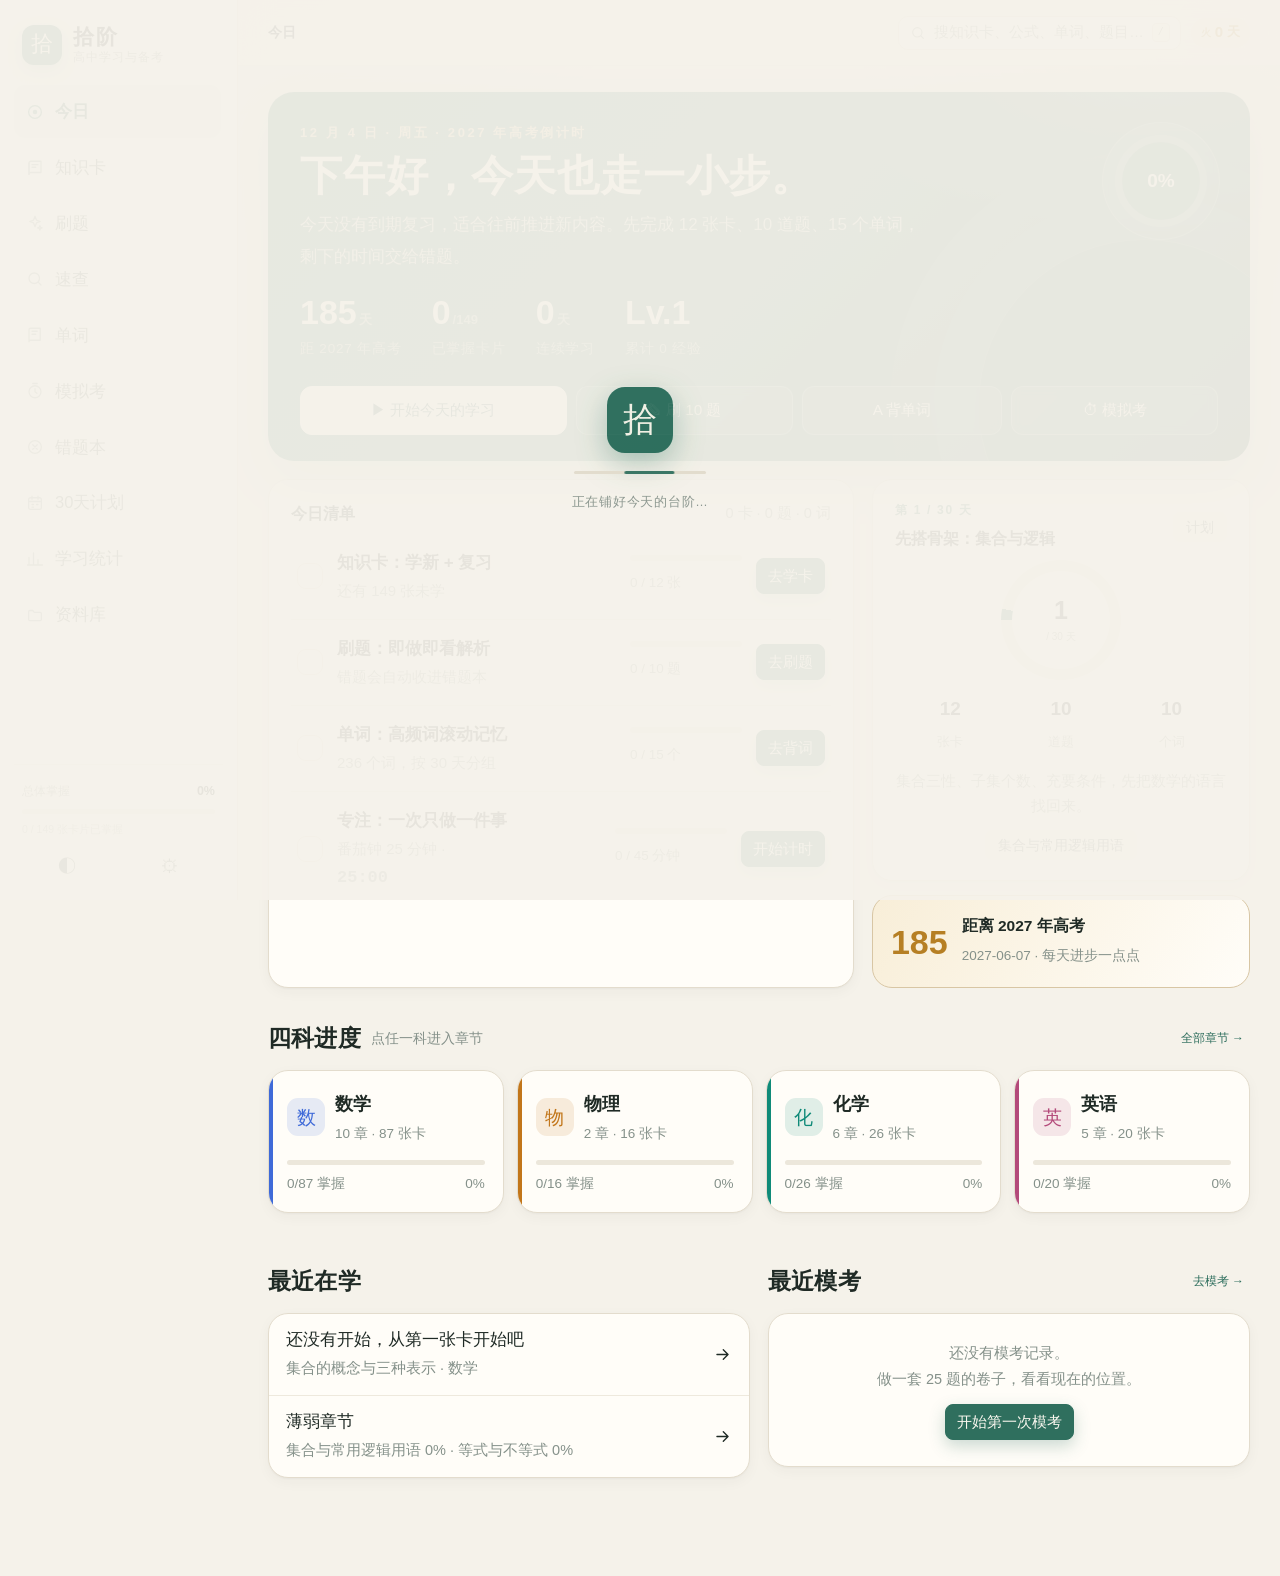
<file: index.html>
<!DOCTYPE html>
<html lang="zh-CN">
<head>
<meta charset="utf-8">
<meta name="viewport" content="width=device-width, initial-scale=1">
<title>拾阶 · 高中学习与备考</title>
<meta http-equiv="refresh" content="0;url=app/">
<style>
  html,body{height:100%}
  body{margin:0;display:grid;place-items:center;background:#f5f2ea;color:#2f6f5e;
    font-family:-apple-system,BlinkMacSystemFont,"PingFang SC","Heiti SC","Microsoft YaHei",sans-serif}
  .box{text-align:center}
  .mark{width:62px;height:62px;border-radius:17px;background:#2f6f5e;color:#fdf8ec;
    display:grid;place-items:center;font-size:32px;font-weight:600;margin:0 auto 15px}
  p{font-size:14px;color:#6f7d75}
  a{color:#2f6f5e}
</style>
</head>
<body>
  <div class="box">
    <div class="mark">拾</div>
    <p>正在进入学习系统…</p>
    <p><a href="app/">如果没有自动跳转，点这里</a></p>
  </div>
</body>
</html>
</file>
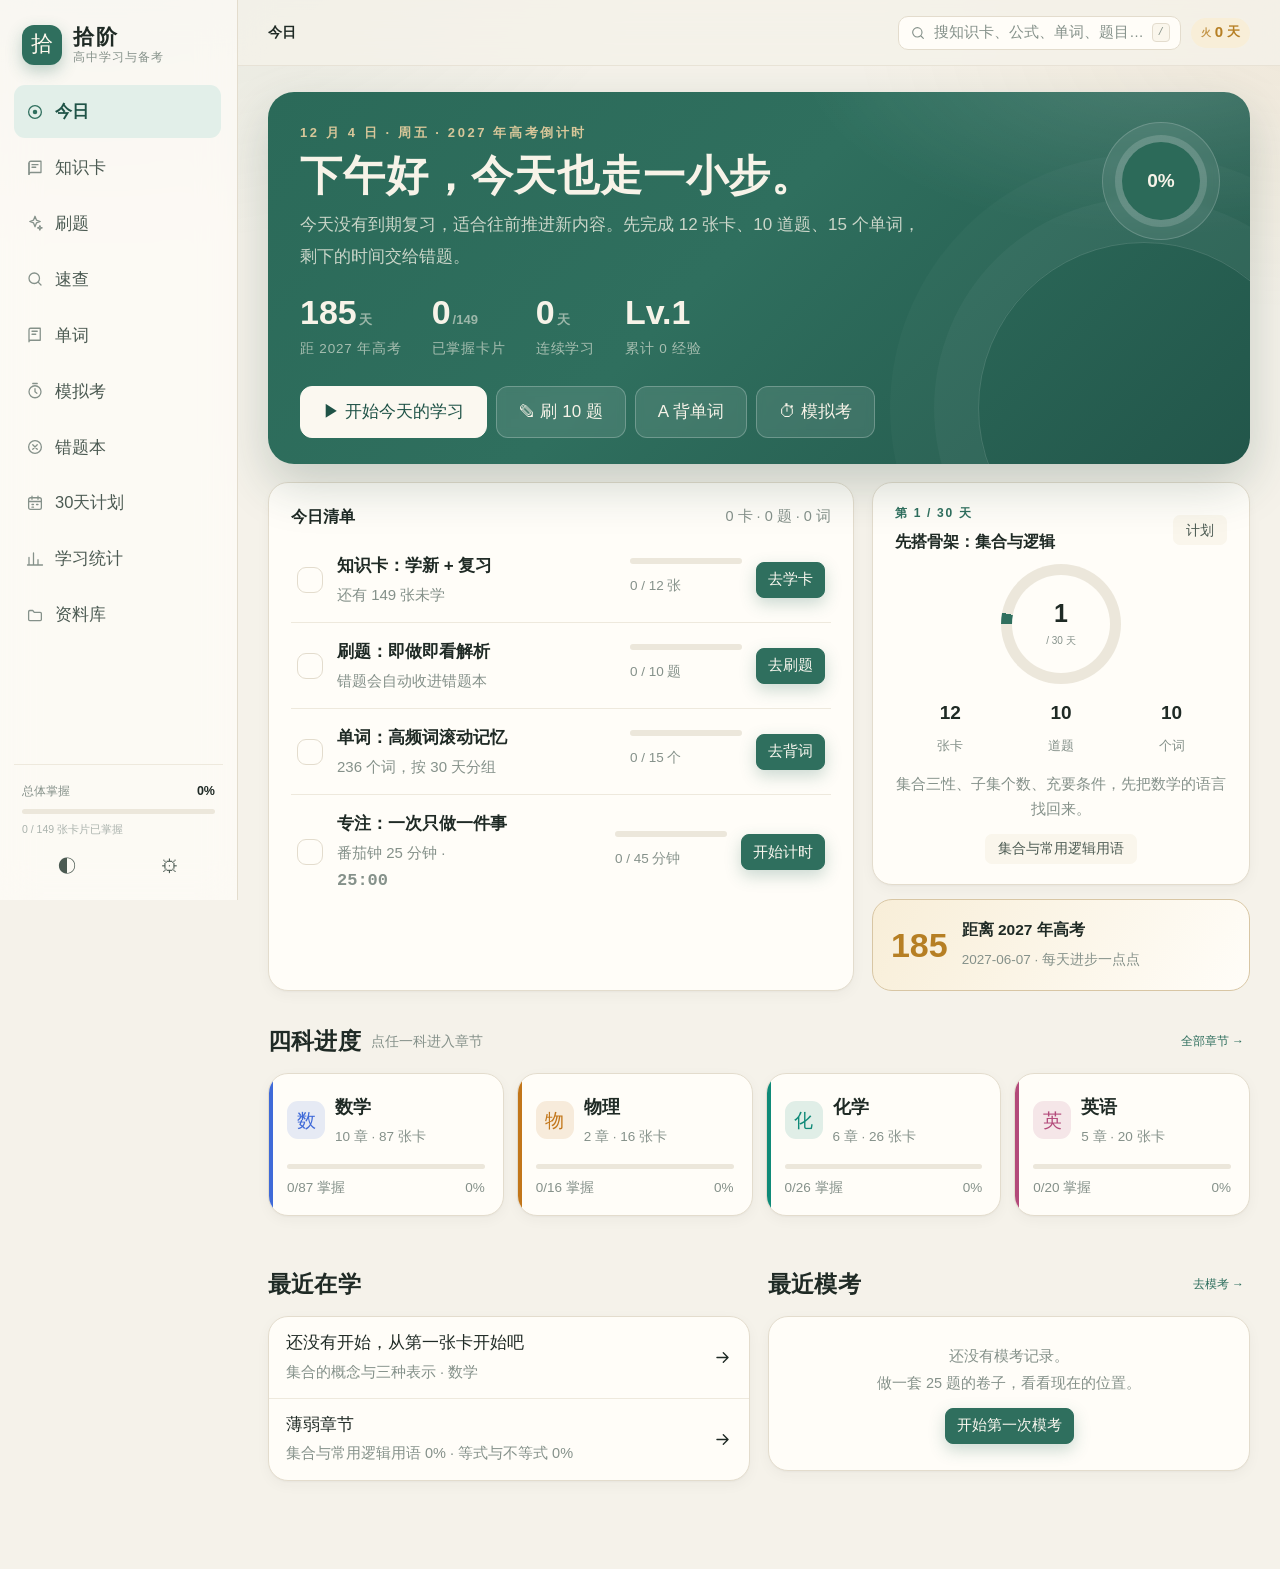
<file: app/index.html>
<!DOCTYPE html>
<html lang="zh-CN">
<head>
<meta charset="utf-8">
<meta name="viewport" content="width=device-width, initial-scale=1, viewport-fit=cover">
<title>拾阶 · 高中学习与备考</title>
<meta name="description" content="基于高中数学背记手册、物理第一章、化学方程式大全、英语高频词汇 30 天资料重构的高中学习与备考系统：知识卡、公式速查、刷题、错题本、模拟考、学习计划，离线可用。">
<meta name="theme-color" content="#2f6f5e">
<meta name="apple-mobile-web-app-capable" content="yes">
<meta name="apple-mobile-web-app-status-bar-style" content="default">
<meta name="apple-mobile-web-app-title" content="拾阶">
<link rel="manifest" href="manifest.webmanifest">
<link rel="apple-touch-icon" href="icon-192.png">
<link rel="icon" href="icon-192.png">
<link rel="stylesheet" href="app.css">
</head>
<body>

<div id="boot" class="boot">
  <div class="boot-mark">拾</div>
  <div class="boot-bar"><i></i></div>
  <p>正在铺好今天的台阶…</p>
</div>

<div id="app" class="app" hidden>
  <aside class="rail" id="rail">
    <div class="brand">
      <div class="brand-mark">拾</div>
      <div class="brand-text">
        <strong>拾阶</strong>
        <span>高中学习与备考</span>
      </div>
    </div>

    <nav class="nav" id="nav"></nav>

    <div class="rail-foot">
      <div class="rail-progress">
        <div class="rp-head"><span>总体掌握</span><b id="railPct">0%</b></div>
        <div class="rp-bar"><i id="railBar"></i></div>
        <div class="rp-sub" id="railSub">0 / 0 张卡片</div>
      </div>
      <div class="rail-actions">
        <button class="icon-btn" data-act="theme" title="切换深浅色">◐</button>
        <button class="icon-btn" data-act="settings" title="设置">⚙</button>
      </div>
    </div>
  </aside>

  <main class="main">
    <header class="topbar">
      <button class="icon-btn only-tablet" id="btnMenu" aria-label="菜单">☰</button>
      <div class="crumbs" id="crumbs"><b>今日</b></div>
      <div class="topbar-right">
        <button class="search-trigger" data-act="search" id="searchTrigger">
          <svg viewBox="0 0 24 24" aria-hidden="true"><circle cx="11" cy="11" r="7"/><path d="M20 20l-3.5-3.5"/></svg>
          <span>搜知识卡、公式、单词、题目…</span>
          <kbd>/</kbd>
        </button>
        <div class="streak-pill" id="streakPill" title="连续学习天数">
          <span class="flame">火</span><b id="streakN">0</b><span>天</span>
        </div>
        <button class="icon-btn only-mobile" data-act="search" aria-label="搜索">
          <svg viewBox="0 0 24 24"><circle cx="11" cy="11" r="7"/><path d="M20 20l-3.5-3.5"/></svg>
        </button>
      </div>
    </header>
    <div class="view" id="view"></div>
  </main>

  <nav class="tabbar" id="tabbar"></nav>
</div>

<div class="sheet" id="moreSheet" hidden>
  <div class="sheet-mask" data-close-sheet></div>
  <div class="sheet-panel">
    <div class="sheet-grip"></div>
    <div class="sheet-head"><b>更多</b><button class="icon-btn" data-close-sheet>×</button></div>
    <div class="sheet-grid" id="moreGrid"></div>
  </div>
</div>

<div class="search-overlay" id="searchOverlay" hidden>
  <div class="search-panel">
    <div class="search-row">
      <svg viewBox="0 0 24 24"><circle cx="11" cy="11" r="7"/><path d="M20 20l-3.5-3.5"/></svg>
      <input id="searchInput" type="search" placeholder="输入关键词，例如：基本不等式、加速度、discovery、钠与水" autocomplete="off" enterkeyhint="search">
      <button id="searchClose">取消</button>
    </div>
    <div class="search-hint" id="searchHint">支持知识卡、公式、化学方程式、单词、题目全文搜索</div>
    <div class="search-results" id="searchResults"></div>
  </div>
</div>

<div class="modal" id="modal" hidden>
  <div class="modal-mask" data-close-modal></div>
  <div class="modal-box" id="modalBox"></div>
</div>

<div class="toast" id="toast"></div>

<script src="data.bundle.js"></script>
<script src="app.js"></script>
</body>
</html>
</file>
<file: app/app.css>
/* ══════════════════════════════════════════════════════════════
   拾阶 · 高中学习与备考
   纯静态、零依赖、离线优先。设计基准：桌面 1280 / 平板 1024 / 手机 390
   ══════════════════════════════════════════════════════════════ */

:root{
  --bg:#f5f2ea;
  --bg-2:#ece7db;
  --surface:#fffdf8;
  --surface-2:#faf6ec;
  --surface-3:#f2ecdf;
  --ink:#1f2a25;
  --ink-2:#4b5a52;
  --ink-3:#85918a;
  --ink-4:#aab3ad;
  --line:#e3dccd;
  --line-2:#eee9dd;
  --brand:#2f6f5e;
  --brand-2:#3d8a73;
  --brand-3:#1f5347;
  --brand-soft:#e2efe9;
  --amber:#b67f24;
  --amber-soft:#f8eed8;
  --red:#b7473f;
  --red-soft:#f9e7e4;
  --green:#2f7d52;
  --green-soft:#e6f3ea;
  --blue:#3f63c8;
  --blue-soft:#e9edfa;
  --shadow-s:0 1px 2px rgba(43,52,46,.04), 0 4px 14px rgba(43,52,46,.04);
  --shadow-m:0 2px 6px rgba(43,52,46,.05), 0 14px 34px rgba(43,52,46,.07);
  --shadow-l:0 24px 70px rgba(28,38,33,.18);
  --r-s:10px; --r-m:14px; --r-l:20px; --r-xl:26px;
  --sans:-apple-system,BlinkMacSystemFont,"PingFang SC","Heiti SC","Hiragino Sans GB","Microsoft YaHei","Noto Sans CJK SC",sans-serif;
  --serif:"PingFang SC","Heiti SC","Hiragino Sans GB","Microsoft YaHei","Noto Sans CJK SC",sans-serif;
  --mono:"PingFang SC","SF Mono",ui-monospace,Menlo,Consolas,monospace;
  --rail:238px;
}

[data-theme="dark"]{
  --bg:#121613;
  --bg-2:#171c18;
  --surface:#1a201c;
  --surface-2:#1e2520;
  --surface-3:#252d27;
  --ink:#e9eee9;
  --ink-2:#b7c2ba;
  --ink-3:#7f8d84;
  --ink-4:#5c6a61;
  --line:#2c352e;
  --line-2:#242c26;
  --brand:#5cb397;
  --brand-2:#77c9ad;
  --brand-3:#8fd9c0;
  --brand-soft:#1d332c;
  --amber:#d8a851;
  --amber-soft:#332b1b;
  --red:#e08078;
  --red-soft:#3a2321;
  --green:#68be8c;
  --green-soft:#1b3326;
  --blue:#8aa4ee;
  --blue-soft:#202a44;
  --shadow-s:0 1px 2px rgba(0,0,0,.2), 0 4px 14px rgba(0,0,0,.18);
  --shadow-m:0 2px 6px rgba(0,0,0,.25), 0 14px 34px rgba(0,0,0,.28);
  --shadow-l:0 24px 70px rgba(0,0,0,.55);
}

*{box-sizing:border-box}
html{-webkit-text-size-adjust:100%}
html,body{margin:0;padding:0}
body{
  font-family:var(--sans);
  color:var(--ink);
  background:var(--bg);
  line-height:1.65;
  font-size:15.5px;
  -webkit-font-smoothing:antialiased;
  text-rendering:optimizeLegibility;
  overflow-x:hidden;
}
body::before{
  content:"";position:fixed;inset:0;z-index:-1;pointer-events:none;
  background:
    radial-gradient(900px 520px at 8% -8%, color-mix(in srgb, var(--brand) 9%, transparent), transparent 62%),
    radial-gradient(760px 460px at 102% 4%, color-mix(in srgb, var(--amber) 8%, transparent), transparent 60%);
}
[data-theme="dark"] body::before{
  background:
    radial-gradient(900px 520px at 8% -8%, rgba(70,160,130,.12), transparent 62%),
    radial-gradient(760px 460px at 102% 4%, rgba(200,150,60,.08), transparent 60%);
}
button,input,textarea,select{font:inherit;color:inherit}
button{cursor:pointer;border:none;background:none}
a{color:var(--brand);text-decoration:none}
a:hover{text-decoration:underline}
svg{width:19px;height:19px;fill:none;stroke:currentColor;stroke-width:1.7;stroke-linecap:round;stroke-linejoin:round;flex:0 0 auto}
::selection{background:color-mix(in srgb, var(--brand) 24%, transparent)}
::-webkit-scrollbar{width:10px;height:10px}
::-webkit-scrollbar-thumb{background:color-mix(in srgb, var(--ink-3) 35%, transparent);border-radius:8px;border:2px solid transparent;background-clip:padding-box}
::-webkit-scrollbar-track{background:transparent}

/* ─────────── 启动 ─────────── */
.boot{
  position:fixed;inset:0;z-index:999;display:grid;place-content:center;justify-items:center;
  background:var(--bg);gap:18px;transition:opacity .45s ease, visibility .45s;
}
.boot.gone{opacity:0;visibility:hidden}
.boot-mark{
  width:66px;height:66px;border-radius:18px;background:var(--brand);color:#fdf8ec;
  display:grid;place-items:center;font-family:var(--serif);font-size:34px;
  box-shadow:0 10px 30px color-mix(in srgb, var(--brand) 35%, transparent);
}
.boot-bar{width:132px;height:3px;border-radius:3px;background:var(--line);overflow:hidden}
.boot-bar i{display:block;height:100%;width:38%;border-radius:3px;background:var(--brand);animation:boot 1.1s ease-in-out infinite}
.boot p{margin:0;font-size:12.5px;color:var(--ink-3);letter-spacing:.06em}
@keyframes boot{0%{transform:translateX(-110%)}100%{transform:translateX(360%)}}

/* ─────────── 布局 ─────────── */
.app{display:flex;min-height:100dvh}
.rail{
  width:var(--rail);flex:0 0 var(--rail);position:sticky;top:0;height:100dvh;
  display:flex;flex-direction:column;padding:20px 14px 16px;
  border-right:1px solid var(--line);background:color-mix(in srgb, var(--surface) 72%, transparent);
  backdrop-filter:blur(18px);z-index:40;
}
.brand{display:flex;align-items:center;gap:11px;padding:4px 8px 20px}
.brand-mark{
  width:40px;height:40px;border-radius:12px;background:var(--brand);color:#fdf8ec;
  display:grid;place-items:center;font-family:var(--serif);font-size:22px;
  box-shadow:0 6px 16px color-mix(in srgb, var(--brand) 30%, transparent);
}
.brand-text{display:flex;flex-direction:column;line-height:1.25;min-width:0}
.brand-text strong{font-family:var(--serif);font-size:19px;letter-spacing:.1em}
.brand-text span{font-size:10.5px;color:var(--ink-3);letter-spacing:.08em;white-space:nowrap}

.nav{display:flex;flex-direction:column;gap:3px;overflow-y:auto;flex:1;padding-right:2px}
.nav::-webkit-scrollbar{width:0}
.nav-item{
  display:flex;align-items:center;gap:11px;padding:10px 11px;border-radius:11px;
  color:var(--ink-2);font-size:13.5px;text-align:left;position:relative;transition:background .16s, color .16s;
}
.nav-item svg{width:18px;height:18px;color:var(--ink-3);transition:color .16s}
.nav-item:hover{background:var(--surface-2);color:var(--ink)}
.nav-item.on{background:var(--brand-soft);color:var(--brand-3);font-weight:600}
.nav-item.on svg{color:var(--brand)}
.nav-item.on::before{content:"";position:absolute;left:-14px;top:9px;bottom:9px;width:3px;border-radius:0 3px 3px 0;background:var(--brand)}
.nav-item .nav-badge{
  margin-left:auto;min-width:18px;height:18px;padding:0 5px;border-radius:9px;background:var(--red);color:#fff;
  font-size:10.5px;font-weight:700;display:none;place-items:center;
}
.nav-item .nav-badge.show{display:grid}
.nav-sep{margin:12px 8px 7px;font-size:10px;letter-spacing:.16em;color:var(--ink-4);text-transform:uppercase}

.rail-foot{margin-top:auto;padding-top:14px;border-top:1px solid var(--line-2)}
.rail-progress{padding:2px 8px 12px}
.rp-head{display:flex;justify-content:space-between;font-size:11.5px;color:var(--ink-3);margin-bottom:6px}
.rp-head b{color:var(--ink);font-size:12.5px}
.rp-bar{height:5px;border-radius:5px;background:var(--bg-2);overflow:hidden}
.rp-bar i{display:block;height:100%;border-radius:5px;background:linear-gradient(90deg,var(--brand),var(--brand-2));transition:width .5s ease}
.rp-sub{margin-top:6px;font-size:10.5px;color:var(--ink-4)}
.rail-actions{display:flex;gap:6px;padding:0 4px}
.rail-actions .icon-btn{flex:1;justify-content:center}

.main{flex:1;min-width:0;display:flex;flex-direction:column}
.topbar{
  position:sticky;top:0;z-index:30;height:66px;flex:0 0 66px;display:flex;align-items:center;gap:14px;
  padding:0 30px;border-bottom:1px solid color-mix(in srgb, var(--line) 70%, transparent);
  background:color-mix(in srgb, var(--bg) 82%, transparent);backdrop-filter:blur(16px);
}
.crumbs{font-size:13px;color:var(--ink-3);display:flex;align-items:center;gap:8px;min-width:0}
.crumbs b{color:var(--ink);font-weight:600;font-size:13.5px}
.crumbs .sep{opacity:.45}
.topbar-right{margin-left:auto;display:flex;align-items:center;gap:10px}
.search-trigger{
  display:flex;align-items:center;gap:8px;height:34px;padding:0 10px 0 11px;min-width:250px;
  border:1px solid var(--line);border-radius:10px;background:var(--surface);color:var(--ink-3);
  font-size:12px;transition:border-color .16s, box-shadow .16s;
}
.search-trigger:hover{border-color:var(--brand);box-shadow:0 0 0 3px var(--brand-soft)}
.search-trigger svg{width:16px;height:16px;color:var(--ink-3)}
.search-trigger span{flex:1;text-align:left;white-space:nowrap;overflow:hidden;text-overflow:ellipsis}
kbd{
  font-family:var(--mono);font-size:10px;padding:1px 5px;border-radius:4px;border:1px solid var(--line);
  background:var(--surface-2);color:var(--ink-3);line-height:1.5;
}
.streak-pill{
  display:flex;align-items:center;gap:4px;height:30px;padding:0 10px;border-radius:15px;
  background:var(--amber-soft);color:var(--amber);font-size:11.5px;font-weight:600;white-space:nowrap;
}
.streak-pill .flame{font-size:10px;opacity:.8}
.streak-pill b{font-size:13px}
.icon-btn{
  width:34px;height:34px;border-radius:9px;display:flex;align-items:center;justify-content:center;
  color:var(--ink-2);border:1px solid transparent;transition:background .15s,border-color .15s;
}
.icon-btn:hover{background:var(--surface-2);border-color:var(--line)}
.view{
  width:100%;max-width:1240px;margin:0 auto;padding:26px 30px 88px;
  animation:enter .32s cubic-bezier(.2,.7,.3,1);
}
@keyframes enter{from{opacity:0;transform:translateY(7px)}to{opacity:1;transform:none}}

.wrap{max-width:1080px;margin:0 auto}
.wrap.wide{max-width:1180px}
.row{display:flex;align-items:center;gap:10px}
.row.wrap{flex-wrap:wrap}
.spacer{flex:1}
.muted{color:var(--ink-3)}
.tiny{font-size:12px}
.small{font-size:12.5px}
.mono{font-family:var(--mono)}
.hide{display:none!important}
.only-mobile,.only-tablet{display:none!important}

/* ─────────── 顶部标题 ─────────── */
.page-head{display:flex;align-items:flex-end;gap:16px;margin:2px 0 20px;flex-wrap:wrap}
.page-head h1{font-family:var(--serif);font-size:28px;font-weight:600;letter-spacing:.02em;margin:0;line-height:1.2}
.page-head p{margin:5px 0 0;font-size:12.5px;color:var(--ink-3);line-height:1.6}
.page-head .spacer{flex:1}
.eyebrow{font-size:10.5px;letter-spacing:.18em;color:var(--brand);font-weight:700;text-transform:uppercase;margin-bottom:5px}

/* ─────────── 卡片与按钮 ─────────── */
.card{
  background:var(--surface);border:1px solid var(--line);border-radius:var(--r-l);
  box-shadow:var(--shadow-s);
}
.card.pad{padding:20px 22px}
.card.hover{transition:transform .18s ease, box-shadow .18s ease, border-color .18s ease}
.card.hover:hover{transform:translateY(-2px);box-shadow:var(--shadow-m);border-color:color-mix(in srgb, var(--brand) 28%, var(--line))}
.btn{
  display:inline-flex;align-items:center;justify-content:center;gap:7px;height:38px;padding:0 16px;
  border-radius:10px;border:1px solid var(--line);background:var(--surface);color:var(--ink);
  font-size:13px;font-weight:500;white-space:nowrap;transition:all .16s ease;
}
.btn:hover{border-color:var(--brand);color:var(--brand-3);background:var(--brand-soft)}
.btn.primary{background:var(--brand);border-color:var(--brand);color:#fbf8f0;box-shadow:0 6px 16px color-mix(in srgb, var(--brand) 25%, transparent)}
.btn.primary:hover{background:var(--brand-2);border-color:var(--brand-2);color:#fff;transform:translateY(-1px)}
.btn.ghost{background:transparent;border-color:transparent;color:var(--ink-2)}
.btn.ghost:hover{background:var(--surface-2);color:var(--ink)}
.btn.danger{background:var(--red-soft);border-color:color-mix(in srgb, var(--red) 35%, transparent);color:var(--red)}
.btn.danger:hover{background:var(--red);color:#fff;border-color:var(--red)}
.btn.solid-white{background:#fbf8f0;border-color:#fbf8f0;color:var(--brand-3)}
.btn.solid-white:hover{background:#fff;color:var(--brand-3)}
.btn.lg{height:46px;padding:0 22px;border-radius:12px;font-size:14px}
.btn.sm{height:30px;padding:0 11px;border-radius:8px;font-size:12px}
.btn:disabled{opacity:.45;cursor:not-allowed;transform:none!important;box-shadow:none}
.chip{
  display:inline-flex;align-items:center;gap:5px;height:25px;padding:0 9px;border-radius:7px;
  background:var(--surface-2);color:var(--ink-2);font-size:11.5px;white-space:nowrap;border:1px solid transparent;
}
.chip.solid{color:#fff;font-weight:600}
.chip.dot::before{content:"";width:6px;height:6px;border-radius:50%;background:currentColor;opacity:.65}
.chip-btn{cursor:pointer;transition:all .14s}
.chip-btn:hover{border-color:var(--line);color:var(--ink)}
.chip-btn.on{background:var(--brand);color:#fff;border-color:var(--brand)}
.chip-btn.on:hover{color:#fff}
.chip.gold{background:var(--amber-soft);color:var(--amber)}
.chip.red{background:var(--red-soft);color:var(--red)}
.chip.green{background:var(--green-soft);color:var(--green)}

/* ─────────── 今日 ─────────── */
.hero{
  position:relative;overflow:hidden;border-radius:var(--r-xl);padding:30px 32px 26px;
  background:
    radial-gradient(620px 300px at 92% -10%, rgba(255,255,255,.16), transparent 60%),
    linear-gradient(135deg,#2b6a59 0%,#2f6f5e 46%,#22564a 100%);
  color:#f7f3e8;box-shadow:0 20px 50px rgba(34,70,59,.22);
}
.hero::after{
  content:"";position:absolute;right:-60px;bottom:-110px;width:330px;height:330px;border-radius:50%;
  border:1px solid rgba(255,255,255,.14);box-shadow:0 0 0 44px rgba(255,255,255,.035),0 0 0 88px rgba(255,255,255,.022);
}
.hero .eyebrow{color:#d8c79a;letter-spacing:.2em}
.hero h1{font-family:var(--serif);font-size:31px;font-weight:600;margin:0 0 7px;letter-spacing:.02em;line-height:1.25}
.hero p{margin:0;max-width:620px;font-size:12.8px;line-height:1.75;color:rgba(247,243,232,.78)}
.hero-stats{display:flex;gap:30px;margin-top:22px;flex-wrap:wrap;position:relative;z-index:1}
.hero-stat b{display:block;font-family:var(--serif);font-size:27px;font-weight:600;line-height:1.1}
.hero-stat b small{font-size:13px;opacity:.55;font-family:var(--sans);margin-left:2px}
.hero-stat span{font-size:10.5px;color:rgba(247,243,232,.6);letter-spacing:.06em}
.hero-cta{display:flex;gap:9px;margin-top:23px;flex-wrap:wrap;position:relative;z-index:1}
.hero-cta .btn{background:rgba(255,255,255,.1);border-color:rgba(255,255,255,.24);color:#f7f3e8;backdrop-filter:blur(4px)}
.hero-cta .btn:hover{background:rgba(255,255,255,.19);color:#fff;border-color:rgba(255,255,255,.4)}
.hero-cta .btn.solid-white{background:#fbf8f0;border-color:#fbf8f0;color:var(--brand-3)}
.hero-cta .btn.solid-white:hover{background:#fff;color:var(--brand-3)}
.hero-side{
  position:absolute;right:30px;top:30px;width:118px;height:118px;border-radius:50%;
  display:grid;place-items:center;z-index:1;background:rgba(255,255,255,.08);backdrop-filter:blur(4px);
  border:1px solid rgba(255,255,255,.18);
}
.ring{--p:0;width:92px;height:92px;border-radius:50%;display:grid;place-items:center;
  background:conic-gradient(from -90deg, #e9d9a8 calc(var(--p)*1%), rgba(255,255,255,.16) 0);position:relative}
.ring::before{content:"";position:absolute;inset:7px;border-radius:50%;background:#2c6a59}
.ring span{position:relative;font-family:var(--serif);font-size:19px;font-weight:600}

.section-head{display:flex;align-items:center;gap:10px;margin:30px 0 12px}
.section-head h2{font-family:var(--serif);font-size:18px;font-weight:600;margin:0;letter-spacing:.01em}
.section-head .hint{font-size:11.5px;color:var(--ink-3)}
.section-head .spacer{flex:1}
.section-head .more{font-size:12px;color:var(--brand);cursor:pointer}

.today-grid{display:grid;grid-template-columns:1.55fr 1fr;gap:18px;margin-top:18px}
.tasks{display:flex;flex-direction:column}
.task{
  display:flex;align-items:center;gap:14px;padding:14px 6px;border-bottom:1px solid var(--line-2);
}
.task:last-child{border-bottom:none}
.task-check{
  width:26px;height:26px;border-radius:9px;border:1.5px solid var(--line);display:grid;place-items:center;
  color:transparent;flex:0 0 26px;transition:all .16s;background:var(--surface);
}
.task.done .task-check{background:var(--green);border-color:var(--green);color:#fff}
.task-main{flex:1;min-width:0}
.task-main b{display:block;font-size:13.5px;font-weight:600}
.task-main span{display:block;font-size:11.5px;color:var(--ink-3);margin-top:1px}
.task-bar{width:112px;flex:0 0 112px}
.task-bar .tb{height:6px;border-radius:6px;background:var(--bg-2);overflow:hidden;margin-bottom:5px}
.task-bar .tb i{display:block;height:100%;border-radius:6px;background:var(--brand);transition:width .45s}
.task-bar span{font-size:10.5px;color:var(--ink-3)}
.task .btn{flex:0 0 auto}

.focus-card{padding:20px 22px}
.focus-ring{width:120px;height:120px;margin:6px auto 12px;border-radius:50%;position:relative;display:grid;place-items:center;
  background:conic-gradient(from -90deg, var(--brand) calc(var(--p)*1%), var(--bg-2) 0)}
.focus-ring::before{content:"";position:absolute;inset:11px;border-radius:50%;background:var(--surface)}
.focus-ring .fr{position:relative;text-align:center;line-height:1.15}
.focus-ring .fr b{display:block;font-family:var(--serif);font-size:25px}
.focus-ring .fr span{font-size:10px;color:var(--ink-3)}
.focus-meta{display:flex;justify-content:space-around;text-align:center;margin-top:8px}
.focus-meta b{display:block;font-size:16px;font-family:var(--serif)}
.focus-meta span{font-size:10.5px;color:var(--ink-3)}

.countdown{
  display:flex;align-items:center;gap:14px;padding:16px 18px;border-radius:var(--r-l);
  background:linear-gradient(120deg,var(--amber-soft),var(--surface));border:1px solid color-mix(in srgb,var(--amber) 24%,var(--line));
}
.countdown .cd-n{font-family:var(--serif);font-size:34px;line-height:1;color:var(--amber);font-weight:600}
.countdown .cd-t b{display:block;font-size:12.5px}
.countdown .cd-t span{font-size:11px;color:var(--ink-3)}

.subject-grid{display:grid;grid-template-columns:repeat(4,1fr);gap:13px}
.subject-card{
  position:relative;overflow:hidden;padding:18px 18px 16px;border-radius:var(--r-l);cursor:pointer;
  background:var(--surface);border:1px solid var(--line);box-shadow:var(--shadow-s);
  transition:transform .18s, box-shadow .18s, border-color .18s;
}
.subject-card:hover{transform:translateY(-3px);box-shadow:var(--shadow-m);border-color:color-mix(in srgb,var(--sc) 40%,var(--line))}
.subject-card::before{content:"";position:absolute;left:0;top:0;bottom:0;width:4px;background:var(--sc)}
.subject-card .sc-top{display:flex;align-items:center;gap:10px}
.subject-card .sc-ico{
  width:38px;height:38px;border-radius:11px;display:grid;place-items:center;font-family:var(--serif);
  font-size:19px;background:color-mix(in srgb,var(--sc) 13%,var(--surface));color:var(--sc);
}
.subject-card h3{margin:0;font-size:14.5px;font-weight:600}
.subject-card .sc-sub{font-size:10.5px;color:var(--ink-3);margin-top:1px}
.subject-card .sc-bar{height:5px;border-radius:5px;background:var(--bg-2);margin:15px 0 7px;overflow:hidden}
.subject-card .sc-bar i{display:block;height:100%;border-radius:5px;background:var(--sc)}
.subject-card .sc-meta{display:flex;justify-content:space-between;font-size:10.5px;color:var(--ink-3)}

.chapter-grid{display:grid;grid-template-columns:repeat(auto-fill,minmax(220px,1fr));gap:13px}
.chapter-card{
  position:relative;padding:17px 18px 15px;border-radius:var(--r-m);background:var(--surface);
  border:1px solid var(--line);box-shadow:var(--shadow-s);cursor:pointer;transition:all .18s;
}
.chapter-card:hover{transform:translateY(-2px);box-shadow:var(--shadow-m);border-color:color-mix(in srgb,var(--cc) 40%,var(--line))}
.chapter-card .cc-top{display:flex;align-items:center;gap:8px;margin-bottom:6px}
.chapter-card .cc-dot{width:8px;height:8px;border-radius:50%;background:var(--cc)}
.chapter-card h3{font-size:13.5px;margin:0;font-weight:600;line-height:1.35}
.chapter-card .cc-desc{font-size:11px;color:var(--ink-3);line-height:1.55;min-height:34px}
.chapter-card .cc-bar{height:4px;border-radius:4px;background:var(--bg-2);margin-top:12px;overflow:hidden}
.chapter-card .cc-bar i{display:block;height:100%;border-radius:4px;background:var(--cc)}
.chapter-card .cc-meta{display:flex;justify-content:space-between;margin-top:7px;font-size:10px;color:var(--ink-3)}

.weak-list{display:flex;flex-direction:column;gap:9px}
.weak-row{display:flex;align-items:center;gap:10px;padding:9px 2px;border-bottom:1px dashed var(--line-2);cursor:pointer}
.weak-row:last-child{border-bottom:none}
.weak-row .wr-name{font-size:12.5px;flex:1;min-width:0;white-space:nowrap;overflow:hidden;text-overflow:ellipsis}
.weak-row .wr-bar{width:90px;height:5px;border-radius:5px;background:var(--bg-2);overflow:hidden;flex:0 0 90px}
.weak-row .wr-bar i{display:block;height:100%;background:var(--red);border-radius:5px}
.weak-row .wr-pct{font-size:11px;color:var(--ink-3);width:36px;text-align:right}

/* ─────────── 学习 / 卡片 ─────────── */
.learn-toolbar{
  display:flex;align-items:center;gap:8px;flex-wrap:wrap;padding:12px 14px;margin-bottom:15px;
  background:var(--surface);border:1px solid var(--line);border-radius:var(--r-m);box-shadow:var(--shadow-s);
}
.learn-toolbar .spacer{flex:1}
.learn-progress{display:flex;align-items:center;gap:8px;min-width:120px}
.lp-track{width:80px;height:5px;border-radius:5px;background:var(--bg-2);overflow:hidden}
.lp-track i{display:block;height:100%;border-radius:5px;background:var(--brand)}
.learn-progress span{font-size:11px;color:var(--ink-3)}

.kp-card{position:relative;padding:26px 30px 24px;overflow:hidden}
.kp-card::before{content:"";position:absolute;left:0;top:0;bottom:0;width:4px;background:var(--cc)}
.kp-top{display:flex;align-items:center;gap:7px;flex-wrap:wrap;margin-bottom:13px}
.kp-topic{font-family:var(--serif);font-size:27px;font-weight:600;line-height:1.35;margin:0 0 16px;letter-spacing:.01em}
.kp-core{
  font-size:15.5px;line-height:1.85;padding:16px 19px;border-radius:var(--r-m);
  background:color-mix(in srgb,var(--cc) 6%,var(--surface-2));
  border-left:3px solid var(--cc);margin-bottom:18px;
}
.kp-detail{font-size:13.5px;line-height:1.95;color:var(--ink-2);margin-bottom:18px}
.kp-sec{margin:19px 0}
.kp-sec-t{font-size:10.5px;letter-spacing:.15em;color:var(--ink-3);font-weight:700;margin-bottom:9px;text-transform:uppercase}
.dots{margin:0;padding-left:20px;font-size:13.2px;line-height:1.9;color:var(--ink-2)}
.dots li{margin:3px 0}
.flash-hint{
  display:flex;align-items:center;justify-content:center;gap:8px;width:100%;margin:0 0 14px;
  padding:12px 16px;border-radius:10px;border:1px dashed color-mix(in srgb,var(--brand) 45%,var(--line));
  background:var(--brand-soft);color:var(--brand-3);font-size:13.5px;font-weight:550;
}
.flash-hint:hover{background:color-mix(in srgb,var(--brand-soft) 70%,var(--surface))}
.math.math-inline{white-space:normal;line-height:inherit;font-size:inherit}
.formula-box{
  border:1px solid var(--line);background:linear-gradient(180deg,var(--surface-2),var(--surface));
  border-radius:var(--r-m);padding:6px 0;overflow-x:auto;
}
.formula-line{
  display:flex;align-items:center;gap:12px;padding:10px 18px;font-family:var(--serif);
  font-size:15.5px;line-height:1.9;border-bottom:1px dashed var(--line-2);min-height:44px;
}
.formula-line:last-child{border-bottom:none}
.formula-line .fl-i{font-family:var(--mono);font-size:9.5px;color:var(--ink-4);width:18px;flex:0 0 18px;text-align:right}
.formula-line .fl-body{flex:1;min-width:0;overflow-x:auto;overflow-y:hidden;padding:2px 0}
.num-list{display:flex;flex-wrap:wrap;gap:8px}
.num-pill{display:flex;align-items:center;gap:9px;padding:7px 11px;border-radius:9px;background:var(--surface-2);border:1px solid var(--line-2);font-size:12px}
.num-pill span{color:var(--ink-3)}
.num-pill b{font-family:var(--serif);font-size:13.5px;color:var(--ink)}
.example{border:1px solid var(--line-2);border-radius:var(--r-m);padding:14px 17px;margin:11px 0;background:var(--surface-2)}
.example .ex-q{font-size:13.2px;line-height:1.8;font-weight:550;margin-bottom:7px}
.example .ex-a{font-size:12.8px;line-height:1.85;color:var(--ink-2);border-top:1px dashed var(--line);padding-top:8px}
.example .ex-a::before{content:"解";display:inline-grid;place-items:center;width:19px;height:19px;border-radius:5px;background:var(--brand-soft);color:var(--brand-3);font-size:10px;font-weight:700;margin-right:7px;vertical-align:1px}
.mnemo{
  display:flex;align-items:flex-start;gap:9px;padding:12px 15px;border-radius:var(--r-m);
  background:var(--amber-soft);color:color-mix(in srgb,var(--amber) 74%,var(--ink));font-size:12.8px;line-height:1.7;
}
.mnemo b{letter-spacing:.1em;font-size:10.5px;white-space:nowrap;margin-top:2px}
.trap-box{
  display:flex;gap:9px;padding:12px 15px;border-radius:var(--r-m);margin-top:11px;
  background:var(--red-soft);color:color-mix(in srgb,var(--red) 78%,var(--ink));font-size:12.8px;line-height:1.75;
}
.trap-box::before{content:"!";flex:0 0 18px;width:18px;height:18px;border-radius:50%;background:var(--red);color:#fff;font-size:11px;font-weight:800;display:grid;place-items:center;margin-top:2px}
.cite{font-size:11px;color:var(--ink-3);margin-top:16px;display:flex;align-items:center;gap:6px;flex-wrap:wrap}
.cite a{color:var(--brand);text-decoration:none;border-bottom:1px dashed color-mix(in srgb,var(--brand) 45%,transparent)}
.note-box{margin-top:16px}
.note-box label{display:block;font-size:10.5px;letter-spacing:.12em;color:var(--ink-3);margin-bottom:6px;font-weight:700}
.note-box textarea{
  width:100%;min-height:64px;resize:vertical;padding:11px 13px;border-radius:10px;border:1px solid var(--line);
  background:var(--surface-2);font-size:12.5px;line-height:1.7;outline:none;transition:border-color .15s;
}
.note-box textarea:focus{border-color:var(--brand);box-shadow:0 0 0 3px var(--brand-soft)}
.rate-bar{display:grid;grid-template-columns:repeat(3,1fr);gap:9px;margin-top:22px}
.rate-btn{
  height:44px;border-radius:11px;border:1px solid var(--line);background:var(--surface-2);
  font-size:13px;font-weight:500;display:flex;align-items:center;justify-content:center;gap:8px;transition:all .15s;
}
.rate-btn kbd{font-size:9.5px}
.rate-btn:hover{border-color:var(--brand);color:var(--brand-3)}
.rate-btn.on{background:var(--brand);border-color:var(--brand);color:#fff}
.rate-btn.on kbd{background:rgba(255,255,255,.16);border-color:transparent;color:#fff}
.rate-btn.forgot.on{background:var(--red);border-color:var(--red)}
.rate-btn.fuzzy.on{background:var(--amber);border-color:var(--amber)}
.learn-nav{display:flex;align-items:center;gap:9px;margin-top:14px}
.learn-nav .spacer{flex:1}
.kp-flash .kp-core,.kp-flash .kp-detail,.kp-flash .kp-sec,.kp-flash .trap-box,.kp-flash .mnemo{filter:blur(7px);user-select:none;transition:filter .2s}
.kp-flash.revealed .kp-core,.kp-flash.revealed .kp-detail,.kp-flash.revealed .kp-sec,.kp-flash.revealed .trap-box,.kp-flash.revealed .mnemo{filter:none}
.flash-cover{
  display:flex;flex-direction:column;align-items:center;justify-content:center;gap:8px;
  padding:34px 20px;border:1px dashed var(--line);border-radius:var(--r-m);background:var(--surface-2);cursor:pointer;
}
.flash-cover b{font-family:var(--serif);font-size:40px;color:var(--brand);line-height:1}
.flash-cover span{font-size:12px;color:var(--ink-3)}

/* ─────────── 速查 ─────────── */
.lookup-tabs{display:flex;gap:4px;padding:4px;background:var(--surface-2);border:1px solid var(--line);border-radius:12px;width:fit-content;margin-bottom:16px;flex-wrap:wrap}
.lookup-tabs button{height:32px;padding:0 15px;border-radius:9px;font-size:12.5px;color:var(--ink-3);transition:all .15s}
.lookup-tabs button.on{background:var(--surface);color:var(--ink);box-shadow:var(--shadow-s);font-weight:600}
.lookup-bar{display:flex;gap:8px;align-items:center;flex-wrap:wrap;margin-bottom:14px}
.lookup-search{display:flex;align-items:center;gap:8px;height:38px;padding:0 12px;border-radius:10px;border:1px solid var(--line);background:var(--surface);flex:1;min-width:200px;max-width:420px}
.lookup-search svg{width:16px;height:16px;color:var(--ink-3)}
.lookup-search input{border:none;outline:none;background:transparent;flex:1;font-size:12.5px;min-width:0}
.formula-grid{display:grid;grid-template-columns:repeat(auto-fill,minmax(310px,1fr));gap:12px}
.f-card{padding:16px 18px 14px;border-radius:var(--r-m);background:var(--surface);border:1px solid var(--line);box-shadow:var(--shadow-s);position:relative}
.f-card .f-head{display:flex;align-items:center;gap:7px;margin-bottom:9px}
.f-card .f-name{font-size:12.5px;font-weight:600;flex:1}
.f-card .f-expr{font-family:var(--serif);font-size:15px;line-height:1.9;overflow-x:auto;padding:4px 0}
.f-card .f-note{font-size:11px;color:var(--ink-3);margin-top:7px;line-height:1.55}
.f-card.masked .f-expr{filter:blur(6px);cursor:pointer}
.f-card.masked.rev .f-expr{filter:none}
.f-copy{position:absolute;right:10px;top:9px;width:26px;height:26px;border-radius:7px;display:grid;place-items:center;color:var(--ink-4);opacity:0;transition:opacity .15s}
.f-card:hover .f-copy{opacity:1}
.f-copy:hover{background:var(--surface-2);color:var(--brand)}
.eq-table{width:100%;border-collapse:collapse;font-size:12.8px}
.eq-table th{text-align:left;font-size:10.5px;letter-spacing:.12em;color:var(--ink-3);padding:11px 14px;border-bottom:1px solid var(--line);font-weight:700;white-space:nowrap}
.eq-table td{padding:12px 14px;border-bottom:1px solid var(--line-2);vertical-align:middle}
.eq-table tr:last-child td{border-bottom:none}
.eq-table tr:hover td{background:var(--surface-2)}
.eq-table .eq-name{font-weight:550;font-size:12.5px}
.eq-table .eq-sec{font-size:10.5px;color:var(--ink-3);margin-top:2px}
.eq-table .eq-formula{font-family:var(--serif);font-size:14px;line-height:1.8;min-width:260px}
.eq-table .eq-note{font-size:11px;color:var(--ink-3);max-width:210px}
.eq-wrap{overflow-x:auto}
.vocab-day-grid{display:grid;grid-template-columns:repeat(auto-fill,minmax(160px,1fr));gap:10px}
.day-card{padding:14px 15px;border-radius:var(--r-m);border:1px solid var(--line);background:var(--surface);cursor:pointer;transition:all .16s;position:relative;overflow:hidden}
.day-card:hover{transform:translateY(-2px);border-color:var(--brand);box-shadow:var(--shadow-m)}
.day-card .dc-n{font-family:var(--serif);font-size:22px;color:var(--brand);line-height:1}
.day-card .dc-t{font-size:11.5px;color:var(--ink-2);margin-top:3px;white-space:nowrap;overflow:hidden;text-overflow:ellipsis}
.day-card .dc-m{font-size:10px;color:var(--ink-3);margin-top:7px;display:flex;justify-content:space-between}
.day-card .dc-bar{height:3px;border-radius:3px;background:var(--bg-2);margin-top:6px;overflow:hidden}
.day-card .dc-bar i{display:block;height:100%;background:var(--brand);border-radius:3px}
.vocab-list{display:grid;grid-template-columns:repeat(auto-fill,minmax(280px,1fr));gap:11px}
.vocab-card{padding:15px 17px;border-radius:var(--r-m);border:1px solid var(--line);background:var(--surface);position:relative;transition:all .15s}
.vocab-card:hover{border-color:color-mix(in srgb,var(--brand) 35%,var(--line));box-shadow:var(--shadow-s)}
.vocab-card .vc-word{font-family:var(--serif);font-size:20px;font-weight:600;letter-spacing:.01em}
.vocab-card .vc-pos{font-size:10px;color:var(--brand);background:var(--brand-soft);padding:1px 6px;border-radius:4px;margin-left:7px;vertical-align:3px;letter-spacing:.05em}
.vocab-card .vc-cn{font-size:12px;color:var(--ink-2);margin-top:3px}
.vocab-card .vc-ex{font-size:11.5px;color:var(--ink-3);line-height:1.65;margin-top:8px;border-top:1px dashed var(--line-2);padding-top:7px}
.vocab-card .vc-rel{font-size:11px;color:var(--ink-3);margin-top:5px}
.vocab-card .vc-rel b{color:var(--ink-2);font-weight:550}
.vc-actions{position:absolute;right:10px;top:10px;display:flex;gap:3px;opacity:0;transition:opacity .15s}
.vocab-card:hover .vc-actions{opacity:1}
.vc-actions button{width:26px;height:26px;border-radius:6px;display:grid;place-items:center;color:var(--ink-4)}
.vc-actions button:hover{background:var(--surface-2);color:var(--brand)}
.vocab-card.known{background:color-mix(in srgb,var(--green-soft) 55%,var(--surface));border-color:color-mix(in srgb,var(--green) 28%,var(--line))}
.vocab-card.known::after{content:"已掌握";position:absolute;right:12px;bottom:10px;font-size:9.5px;color:var(--green);letter-spacing:.08em}
.method-grid{display:grid;grid-template-columns:repeat(auto-fill,minmax(330px,1fr));gap:12px}
.method-card{padding:18px 19px;border-radius:var(--r-m);border:1px solid var(--line);background:var(--surface);box-shadow:var(--shadow-s)}
.method-card .mc-n{font-family:var(--serif);font-size:12px;color:var(--brand);letter-spacing:.1em}
.method-card h3{font-size:14.5px;margin:3px 0 9px;font-weight:600}
.method-card .mc-when{font-size:11.5px;color:var(--ink-2);line-height:1.7;padding:8px 11px;border-radius:8px;background:var(--surface-2);margin-bottom:9px}
.method-card .mc-steps{font-size:11.5px;color:var(--ink-2);line-height:1.8;padding-left:18px;margin:0 0 9px}
.method-card .mc-ex{font-size:12px;line-height:1.8;padding:9px 11px;border-radius:8px;background:var(--brand-soft);color:var(--brand-3)}
.method-card .mc-trap{font-size:11px;color:var(--red);margin-top:8px}

/* ─────────── 刷题 ─────────── */
.setup-card{padding:24px 26px}
.setup-card h2{font-family:var(--serif);font-size:20px;margin:0 0 4px;font-weight:600}
.setup-block{margin-top:22px}
.setup-block .sb-title{font-size:10.5px;letter-spacing:.15em;color:var(--ink-3);font-weight:700;margin-bottom:9px;text-transform:uppercase}
.setup-actions{display:flex;align-items:center;gap:14px;margin-top:26px;flex-wrap:wrap}
.quiz-head{display:flex;align-items:center;gap:9px;flex-wrap:wrap;margin-bottom:14px}
.q-type{font-size:10px;padding:2px 7px;border-radius:5px;background:var(--surface-2);color:var(--ink-3);letter-spacing:.05em;white-space:nowrap}
.q-type.single{background:var(--blue-soft);color:var(--blue)}
.q-type.multi{background:var(--amber-soft);color:var(--amber)}
.q-type.judge{background:var(--green-soft);color:var(--green)}
.q-type.fill{background:var(--brand-soft);color:var(--brand-3)}
.q-progress-track{flex:1;min-width:70px;height:5px;border-radius:5px;background:var(--bg-2);overflow:hidden}
.q-progress-track i{display:block;height:100%;border-radius:5px;background:var(--brand);transition:width .4s}
.q-counter{font-size:11.5px;color:var(--ink-3);white-space:nowrap}
.exam-timer{font-family:var(--mono);font-size:16px;font-weight:700;color:var(--brand-3);background:var(--brand-soft);padding:4px 10px;border-radius:8px;min-width:64px;text-align:center}
.exam-timer.warn{color:var(--red);background:var(--red-soft);animation:pulse 1s ease-in-out infinite}
@keyframes pulse{50%{opacity:.55}}
.q-card{padding:26px 30px}
.q-stem{font-size:16.5px;line-height:1.9;margin-bottom:18px;font-weight:500}
.q-stem .blank{display:inline-block;min-width:82px;border-bottom:1.5px solid var(--brand);height:1.2em;vertical-align:-2px}
.q-opts{display:flex;flex-direction:column;gap:9px}
.blank{display:inline-block;min-width:88px;height:1.05em;border-bottom:2px solid color-mix(in srgb,var(--brand) 65%,var(--line));vertical-align:-2px;margin:0 2px}
.opt{
  display:flex;align-items:flex-start;gap:12px;padding:13px 15px;border-radius:11px;border:1px solid var(--line);
  background:var(--surface);font-size:13.5px;line-height:1.7;cursor:pointer;transition:all .14s;
}
.opt:hover{border-color:var(--brand);background:var(--brand-soft)}
.opt .ok{
  width:23px;height:23px;flex:0 0 23px;border-radius:6px;background:var(--surface-2);color:var(--ink-3);
  display:grid;place-items:center;font-family:var(--mono);font-size:11.5px;font-weight:700;margin-top:1px;
}
.opt.sel{border-color:var(--brand);background:var(--brand-soft)}
.opt.sel .ok{background:var(--brand);color:#fff}
.opt.locked{cursor:default}
.opt.right{border-color:var(--green);background:var(--green-soft)}
.opt.right .ok{background:var(--green);color:#fff}
.opt.wrong{border-color:var(--red);background:var(--red-soft)}
.opt.wrong .ok{background:var(--red);color:#fff}
.opt.locked:hover{background:var(--surface);border-color:var(--line)}
.opt.locked.right:hover{background:var(--green-soft);border-color:var(--green)}
.opt.locked.wrong:hover{background:var(--red-soft);border-color:var(--red)}
.fill-input{
  width:100%;max-width:380px;height:46px;padding:0 14px;border-radius:10px;border:1.5px solid var(--line);
  background:var(--surface-2);font-size:16px;font-family:var(--serif);outline:none;transition:border-color .15s, box-shadow .15s;
}
.fill-input:focus{border-color:var(--brand);box-shadow:0 0 0 3px var(--brand-soft)}
.explain{margin-top:18px;padding:15px 17px;border-radius:var(--r-m);background:var(--surface-2);border:1px solid var(--line-2);font-size:12.8px;line-height:1.9}
.explain .verdict{font-weight:700;margin-bottom:7px;display:flex;align-items:center;gap:8px}
.explain .verdict.ok{color:var(--green)}
.explain .verdict.no{color:var(--red)}
.explain .src{font-size:10.5px;color:var(--ink-3);margin-top:9px;font-family:var(--mono)}
.q-actions{display:flex;align-items:center;gap:9px;margin-top:20px;flex-wrap:wrap}
.q-actions .spacer{flex:1}
.result-score{text-align:center;padding:20px 0 8px}
.result-score .big{font-family:var(--serif);font-size:64px;line-height:1;font-weight:600}
.result-score .big.pass{color:var(--green)}
.result-score .big.fail{color:var(--red)}
.result-score .lbl{font-size:12.5px;color:var(--ink-3);margin-top:9px}
.res-grid{display:grid;grid-template-columns:repeat(4,1fr);gap:10px;margin-top:18px}
.res-item{padding:13px;text-align:center;border-radius:var(--r-m);background:var(--surface-2);border:1px solid var(--line-2)}
.res-item b{display:block;font-family:var(--serif);font-size:23px;line-height:1.2}
.res-item span{font-size:10.5px;color:var(--ink-3)}
.list-item{display:flex;align-items:center;gap:12px;padding:13px 17px;border-bottom:1px solid var(--line-2);cursor:pointer;transition:background .14s}
.list-item:last-child{border-bottom:none}
.list-item:hover{background:var(--surface-2)}
.li-main{flex:1;min-width:0}
.li-main .t{font-size:13px;line-height:1.55;display:-webkit-box;-webkit-line-clamp:2;-webkit-box-orient:vertical;overflow:hidden}
.li-main .s{font-size:10.5px;color:var(--ink-3);margin-top:3px}
.sheet-grid-nums{display:grid;grid-template-columns:repeat(10,1fr);gap:6px}
.sheet-i{aspect-ratio:1;display:grid;place-items:center;border-radius:6px;border:1px solid var(--line);font-size:11px;color:var(--ink-3);cursor:pointer}
.sheet-i.ans{background:var(--brand-soft);border-color:color-mix(in srgb,var(--brand) 40%,var(--line));color:var(--brand-3);font-weight:600}
.sheet-i.cur{outline:2px solid var(--brand);outline-offset:1px}
.sheet-i.flag{position:relative;border-color:var(--amber);color:var(--amber)}
.sheet-i.flag::after{content:"";position:absolute;right:3px;top:3px;width:5px;height:5px;border-radius:50%;background:var(--amber)}

/* ─────────── 错题 / 统计 / 计划 ─────────── */
.wrong-item{display:flex;gap:13px;padding:16px 18px;border-bottom:1px solid var(--line-2)}
.wrong-item:last-child{border-bottom:none}
.wrong-no{width:27px;height:27px;flex:0 0 27px;border-radius:8px;display:grid;place-items:center;font-size:11px;font-weight:700;background:var(--red-soft);color:var(--red)}
.wrong-body{flex:1;min-width:0}
.wrong-body .q{font-size:13.2px;line-height:1.75}
.wrong-body .a{font-size:11.5px;color:var(--ink-3);margin-top:5px}
.wrong-actions{display:flex;gap:5px;align-items:flex-start}

.heatmap{display:grid;grid-template-columns:repeat(14,18px);gap:4px;margin-top:6px;justify-content:start}
.hm-wrap{display:flex;align-items:center;gap:44px;flex-wrap:wrap}
.hm-side{display:flex;gap:30px;padding-left:8px;border-left:1px solid var(--line-2)}
.hm-side b{display:block;font-family:var(--serif);font-size:24px;line-height:1.2}
.hm-side span{font-size:11.5px;color:var(--ink-3)}
.hm-cell{width:18px;height:18px;border-radius:3px;background:var(--bg-2);min-width:0}
.hm-cell.l1{background:color-mix(in srgb,var(--brand) 22%,var(--bg-2))}
.hm-cell.l2{background:color-mix(in srgb,var(--brand) 42%,var(--bg-2))}
.hm-cell.l3{background:color-mix(in srgb,var(--brand) 66%,var(--bg-2))}
.hm-cell.l4{background:var(--brand)}
.hm-legend{display:flex;align-items:center;gap:4px;justify-content:flex-end;font-size:10px;color:var(--ink-4);margin-top:8px}
.hm-legend i{width:10px;height:10px;border-radius:2px;display:inline-block}
.stats-grid{display:grid;grid-template-columns:repeat(4,1fr);gap:12px}
.stat-card{padding:16px 18px;border-radius:var(--r-m);background:var(--surface);border:1px solid var(--line);box-shadow:var(--shadow-s)}
.stat-card .k{font-size:10.5px;color:var(--ink-3);letter-spacing:.08em}
.stat-card .v{font-family:var(--serif);font-size:28px;line-height:1.2;margin-top:5px}
.stat-card .v small{font-size:12px;color:var(--ink-3);font-family:var(--sans)}
.stat-card .s{font-size:10.5px;color:var(--ink-4);margin-top:3px}

.plan-list{display:flex;flex-direction:column}
.plan-row{display:flex;gap:14px;padding:16px 18px;border-bottom:1px solid var(--line-2);align-items:flex-start}
.plan-row:last-child{border-bottom:none}
.plan-row.cur{background:var(--brand-soft)}
.plan-row.done .pr-title{text-decoration:line-through;color:var(--ink-3)}
.plan-idx{width:38px;height:38px;flex:0 0 38px;border-radius:11px;background:var(--surface-2);display:grid;place-items:center;font-family:var(--serif);font-size:15px;color:var(--ink-2)}
.plan-row.cur .plan-idx{background:var(--brand);color:#fff}
.plan-row.done .plan-idx{background:var(--green);color:#fff}
.plan-body{flex:1;min-width:0}
.pr-title{font-size:13.5px;font-weight:600}
.pr-note{font-size:11.5px;color:var(--ink-3);line-height:1.6;margin-top:2px}
.pr-tags{display:flex;gap:5px;flex-wrap:wrap;margin-top:7px}
.plan-check{width:28px;height:28px;flex:0 0 28px;border-radius:8px;border:1.5px solid var(--line);display:grid;place-items:center;color:transparent;cursor:pointer}
.plan-row.done .plan-check{background:var(--green);border-color:var(--green);color:#fff}

/* ─────────── 资料库 / 设置 ─────────── */
.source-grid{display:grid;grid-template-columns:repeat(auto-fill,minmax(300px,1fr));gap:13px}
.source-card{padding:18px 19px;border-radius:var(--r-m);background:var(--surface);border:1px solid var(--line);box-shadow:var(--shadow-s);display:flex;flex-direction:column}
.source-card .src-top{display:flex;align-items:flex-start;gap:11px}
.source-card .src-ico{width:38px;height:38px;border-radius:9px;background:var(--red-soft);color:var(--red);display:grid;place-items:center;font-family:var(--mono);font-size:10px;font-weight:700;flex:0 0 38px}
.source-card h3{font-size:13.5px;margin:0;line-height:1.45;font-weight:600}
.source-card .src-sub{font-size:10.5px;color:var(--ink-3);margin-top:2px}
.source-card p{font-size:11.5px;color:var(--ink-2);line-height:1.75;margin:11px 0 14px;flex:1}
.source-card .src-foot{display:flex;align-items:center;gap:8px;font-size:10.5px;color:var(--ink-3)}
.source-card .src-foot .btn{margin-left:auto}
.settings-group{margin-bottom:18px}
.settings-row{display:flex;align-items:center;gap:12px;padding:14px 2px;border-bottom:1px solid var(--line-2)}
.settings-row:last-child{border-bottom:none}
.settings-row .sr-main{flex:1}
.settings-row .sr-main b{display:block;font-size:13px;font-weight:550}
.settings-row .sr-main span{display:block;font-size:11px;color:var(--ink-3);margin-top:2px}
.settings-row input[type=date],.settings-row input[type=number],.settings-row input[type=text]{
  height:34px;padding:0 10px;border-radius:8px;border:1px solid var(--line);background:var(--surface-2);font-size:12.5px;outline:none;
}
.seg{display:flex;gap:3px;padding:3px;background:var(--surface-2);border:1px solid var(--line);border-radius:9px}
.seg button{height:27px;padding:0 11px;border-radius:6px;font-size:11.5px;color:var(--ink-3)}
.seg button.on{background:var(--surface);color:var(--ink);font-weight:600;box-shadow:var(--shadow-s)}

/* ─────────── 空状态 / 进度 / 提示 ─────────── */
.empty{padding:60px 20px;text-align:center;border:1px dashed var(--line);border-radius:var(--r-l);background:var(--surface-2)}
.empty .ico{width:54px;height:54px;border-radius:16px;background:var(--brand-soft);color:var(--brand);display:grid;place-items:center;margin:0 auto 13px;font-family:var(--serif);font-size:23px}
.empty h3{font-size:15px;margin:0 0 5px;font-family:var(--serif)}
.empty p{font-size:12px;color:var(--ink-3);margin:0}
.bar{height:6px;border-radius:6px;background:var(--bg-2);overflow:hidden}
.bar i{display:block;height:100%;border-radius:6px;background:var(--brand);transition:width .45s}
.progress-tag{font-size:10.5px;color:var(--ink-3);white-space:nowrap}

/* ─────────── 底部标签栏 ─────────── */
.tabbar{display:none}
.sheet{position:fixed;inset:0;z-index:80;display:flex;align-items:flex-end;justify-content:center}
.sheet[hidden]{display:none}
.sheet-mask{position:absolute;inset:0;background:rgba(16,24,20,.42);backdrop-filter:blur(3px)}
.sheet-panel{
  position:relative;width:100%;max-width:530px;background:var(--surface);border-radius:22px 22px 0 0;
  padding:8px 20px calc(24px + env(safe-area-inset-bottom));box-shadow:var(--shadow-l);
  animation:sheetUp .28s cubic-bezier(.2,.8,.3,1);
}
@keyframes sheetUp{from{transform:translateY(100%)}to{transform:none}}
.sheet-grip{width:38px;height:4px;border-radius:4px;background:var(--line);margin:4px auto 12px}
.sheet-head{display:flex;align-items:center;justify-content:space-between;margin-bottom:12px}
.sheet-head b{font-family:var(--serif);font-size:17px}
.sheet-grid{display:grid;grid-template-columns:repeat(4,1fr);gap:9px}
.sheet-grid button{display:flex;flex-direction:column;align-items:center;gap:7px;padding:14px 4px;border-radius:13px;background:var(--surface-2);font-size:10.5px;color:var(--ink-2)}
.sheet-grid button svg{width:21px;height:21px;color:var(--brand)}

/* ─────────── 搜索 ─────────── */
.search-overlay{position:fixed;inset:0;z-index:90;display:flex;justify-content:center;align-items:flex-start;padding:8vh 18px 18px;background:rgba(16,24,20,.38);backdrop-filter:blur(4px)}
.search-overlay[hidden]{display:none}
.search-panel{
  width:100%;max-width:680px;max-height:78vh;background:var(--surface);border-radius:18px;box-shadow:var(--shadow-l);
  border:1px solid var(--line);display:flex;flex-direction:column;overflow:hidden;animation:pop .2s ease;
}
@keyframes pop{from{opacity:0;transform:translateY(-8px) scale(.99)}to{opacity:1;transform:none}}
.search-row{display:flex;align-items:center;gap:10px;padding:14px 17px;border-bottom:1px solid var(--line-2)}
.search-row svg{color:var(--ink-3)}
.search-row input{flex:1;border:none;outline:none;background:transparent;font-size:15px;min-width:0}
.search-row button{font-size:12px;color:var(--ink-3);padding:4px 8px;border-radius:6px}
.search-row button:hover{background:var(--surface-2);color:var(--ink)}
.search-hint{padding:11px 18px;font-size:10.5px;color:var(--ink-4);border-bottom:1px solid var(--line-2)}
.search-results{overflow-y:auto;padding:7px 8px 12px}
.sr-group{padding:9px 10px 4px;font-size:9.5px;letter-spacing:.15em;color:var(--ink-4);font-weight:700}
.sr-item{display:flex;align-items:flex-start;gap:10px;padding:10px 11px;border-radius:9px;cursor:pointer}
.sr-item:hover,.sr-item.on{background:var(--surface-2)}
.sr-item .sr-ico{width:25px;height:25px;flex:0 0 25px;border-radius:7px;display:grid;place-items:center;font-size:10px;background:var(--surface-2);color:var(--ink-3);font-family:var(--serif)}
.sr-item .sr-main{flex:1;min-width:0}
.sr-item .sr-t{font-size:12.5px;line-height:1.5;white-space:nowrap;overflow:hidden;text-overflow:ellipsis}
.sr-item .sr-s{font-size:10.5px;color:var(--ink-3);margin-top:2px;white-space:nowrap;overflow:hidden;text-overflow:ellipsis}
.search-empty{padding:38px 20px;text-align:center;font-size:12px;color:var(--ink-3)}

/* ─────────── 弹层 / Toast ─────────── */
.modal{position:fixed;inset:0;z-index:100;display:grid;place-items:center;padding:20px}
.modal[hidden]{display:none}
.modal-mask{position:absolute;inset:0;background:rgba(16,24,20,.46);backdrop-filter:blur(3px)}
.modal-box{
  position:relative;width:100%;max-width:560px;max-height:86vh;overflow-y:auto;background:var(--surface);
  border-radius:20px;padding:24px 26px;box-shadow:var(--shadow-l);border:1px solid var(--line);
  animation:pop .22s ease;
}
.modal-box h2{font-family:var(--serif);font-size:19px;margin:0 0 14px;font-weight:600}
.toast{
  position:fixed;left:50%;bottom:34px;transform:translate(-50%,16px);z-index:120;padding:10px 18px;border-radius:11px;
  background:var(--ink);color:var(--bg);font-size:12.5px;opacity:0;pointer-events:none;transition:all .25s;box-shadow:var(--shadow-m);
}
.toast.show{opacity:1;transform:translate(-50%,0)}

/* ─────────── 数学排版 ─────────── */
.math{font-family:var(--serif);font-size:1.04em;white-space:nowrap}
.math .mfrac{display:inline-flex;flex-direction:column;vertical-align:middle;text-align:center;margin:0 .16em;line-height:1.18;transform:translateY(-.06em)}
.math .mfrac .mnum{border-bottom:1px solid currentColor;padding:0 .2em}
.math .mfrac .mden{padding:0 .2em}
.math .msqrt{display:inline-flex;align-items:flex-start;margin:0 .1em}
.math .msqrt .mrad{border-top:1px solid currentColor;padding:.1em .18em 0 .1em;margin-left:-.02em;margin-top:.12em}
.math sup,.math sub{font-size:.68em;line-height:0}
.math .vec{position:relative;display:inline-block;padding-top:.1em}
.math .vec::before{content:"→";position:absolute;top:-.62em;left:50%;transform:translateX(-50%);font-size:.62em;line-height:1}
.math .rxn{display:inline-flex;flex-direction:column;align-items:center;vertical-align:middle;margin:0 .22em;line-height:1}
.math .rxn .cond{font-size:.58em;color:var(--ink-3);margin-bottom:.12em;font-family:var(--sans);white-space:nowrap}
.math .rxn .arrow{font-size:1.1em;line-height:.8}
.formula-line .math,.f-card .f-expr .math,.eq-formula .math{white-space:nowrap}
.prose .math{white-space:normal}
.math .mtext{font-family:var(--sans);font-size:.9em}

/* ─────────── 可读性：黑体 + 更大字号 ─────────── */
.eyebrow{font-size:12px;letter-spacing:.14em}
.hero h1{font-size:34px}
.hero p{font-size:14.5px;line-height:1.8}
.hero .eyebrow{font-size:12.5px}
.hero-stat b{font-size:30px}
.hero-stat span{font-size:12px}
.hero-cta .btn{font-size:14px}
.page-head h1{font-size:32px}
.page-head p{font-size:14px;line-height:1.75}
.section-head h2{font-size:20px}
.section-head .hint{font-size:12.5px}
.nav-item{font-size:15px;padding:11px 12px}
.brand-text strong{font-size:20px}
.brand-text span{font-size:11.5px}
.topbar .search-trigger{font-size:13px}
.streak-pill{font-size:12.5px}
.streak-pill b{font-size:14px}
.tiny{font-size:13px}
.small{font-size:13.5px}
.chip{font-size:12.5px;height:27px;padding:0 10px}
.btn{font-size:14px;height:40px}
.btn.sm{font-size:13px;height:32px}
.btn.lg{font-size:15px;height:48px}
.task-main b{font-size:15px}
.task-main span{font-size:13px}
.task-bar span{font-size:12px}
.task .btn{font-size:13px}
.countdown .cd-t b{font-size:14px}
.countdown .cd-t span{font-size:12.5px}
.focus-card .eyebrow{font-size:12px}
.focus-meta b{font-size:18px}
.focus-meta span{font-size:12px}
.subject-card h3{font-size:16px}
.subject-card .sc-sub{font-size:12px}
.subject-card .sc-meta{font-size:12px}
.chapter-card h3{font-size:15px}
.chapter-card .cc-desc{font-size:12.5px;min-height:38px}
.chapter-card .cc-meta{font-size:11.5px}
.kp-topic{font-size:30px}
.kp-core{font-size:17.5px;line-height:1.85}
.kp-detail{font-size:15px;line-height:1.95}
.kp-sec-t{font-size:11.5px}
.dots{font-size:14.5px;line-height:1.9}
.formula-line{font-size:17px;min-height:48px}
.example .ex-q{font-size:14.5px}
.example .ex-a{font-size:14px;line-height:1.9}
.mnemo,.trap-box{font-size:14px;line-height:1.8}
.cite{font-size:12px}
.note-box label{font-size:11.5px}
.note-box textarea{font-size:13.5px}
.rate-btn{font-size:14px;height:47px}
.learn-toolbar .chip{font-size:12px}
.f-card .f-name{font-size:14px}
.f-card .f-expr{font-size:17px}
.f-card .f-note{font-size:12.5px}
.eq-table{font-size:14px}
.eq-table th{font-size:11.5px}
.eq-table .eq-name{font-size:14px}
.eq-table .eq-formula{font-size:16px}
.eq-table .eq-note{font-size:12px}
.vocab-card .vc-word{font-size:23px}
.vocab-card .vc-cn{font-size:13.5px}
.vocab-card .vc-ex{font-size:13px;line-height:1.7}
.vocab-card .vc-rel{font-size:12.5px}
.day-card .dc-t{font-size:12.5px}
.day-card .dc-m{font-size:11.5px}
.method-card h3{font-size:16px}
.method-card .mc-when{font-size:13px}
.method-card .mc-steps{font-size:13px}
.method-card .mc-ex{font-size:13.5px}
.method-card .mc-trap{font-size:12.5px}
.q-stem{font-size:18.5px;line-height:1.9}
.opt{font-size:15px;line-height:1.75;padding:14px 16px}
.opt .ok{width:26px;height:26px;flex-basis:26px;font-size:12.5px}
.explain{font-size:14px;line-height:1.9}
.fill-input{font-size:17px;height:50px}
.result-score .big{font-size:72px}
.result-score .lbl{font-size:14px}
.res-item b{font-size:26px}
.res-item span{font-size:12px}
.list-item .li-main .t{font-size:14.5px}
.list-item .li-main .s{font-size:12px}
.setup-card h2{font-size:22px}
.setup-block .sb-title{font-size:11.5px}
.method-card .mc-n{font-size:12.5px}
.source-card h3{font-size:15px}
.source-card .src-sub{font-size:12px}
.source-card p{font-size:13px;line-height:1.8}
.source-card .src-foot{font-size:12px}
.stat-card .k{font-size:12px}
.stat-card .s{font-size:12px}
.plan-row .pr-title{font-size:15px}
.plan-row .pr-note{font-size:13px;line-height:1.65}
.plan-row .chip{font-size:11.5px}
.settings-row .sr-main b{font-size:14.5px}
.settings-row .sr-main span{font-size:12.5px}
.modal-box h2{font-size:21px}
.toast{font-size:13.5px}
.sr-item .sr-t{font-size:14px}
.sr-item .sr-s{font-size:12px}
.search-row input{font-size:16px}
.search-hint{font-size:12px}
.empty h3{font-size:17px}
.empty p{font-size:13px}
.math{font-size:1.02em}

@media (max-width:860px){
  body{font-size:15px}
  .page-head h1{font-size:27px}
  .page-head p{font-size:13.5px}
  .hero h1{font-size:27px}
  .hero p{font-size:13.5px}
  .hero-stat b{font-size:25px}
  .hero-stat span{font-size:11.5px}
  .hero .eyebrow{font-size:11.5px}
  .hero-cta .btn{font-size:13.5px;height:44px}
  .section-head h2{font-size:18px}
  .kp-topic{font-size:25px}
  .kp-core{font-size:16.5px}
  .kp-detail{font-size:14.5px}
  .dots{font-size:14px}
  .formula-line{font-size:16px}
  .q-stem{font-size:17px}
  .opt{font-size:14.5px}
  .result-score .big{font-size:58px}
  .task-main b{font-size:14.5px}
  .task-main span{font-size:12.5px}
  .task-bar span{font-size:11.5px}
  .chapter-card h3{font-size:14px}
  .chapter-card .cc-meta{font-size:11px}
  .vocab-card .vc-word{font-size:22px}
  .nav-item{font-size:14px}
}
@media (max-width:420px){
  .hero h1{font-size:25px}
  .hero p{font-size:13px}
  .hero-stat b{font-size:23px}
  .page-head h1{font-size:25px}
  .kp-topic{font-size:23px}
  .kp-core{font-size:16px}
  .q-stem{font-size:16.5px}
  .opt{font-size:14px}
}

/* ─────────── 响应式 ─────────── */
@media (max-width:1180px){
  :root{--rail:78px}
  .rail{padding:18px 10px 14px;align-items:center}
  .brand{padding:4px 0 18px}
  .brand-text{display:none}
  .nav{width:100%;align-items:center}
  .nav-item{justify-content:center;padding:11px 0;width:52px}
  .nav-item span{display:none}
  .nav-item .nav-badge{position:absolute;top:5px;right:5px;margin:0;min-width:15px;height:15px;font-size:9px}
  .nav-item.on::before{left:-10px}
  .nav-sep{display:none}
  .rail-progress{display:none}
  .rail-actions{flex-direction:column;width:100%}
  .topbar{padding:0 24px}
  .view{padding:24px 24px 80px}
  .hero-side{display:none}
  .today-grid{grid-template-columns:1fr}
  .subject-grid{grid-template-columns:repeat(2,1fr)}
}
@media (max-width:860px){
  .only-mobile{display:flex!important}
  .only-tablet{display:none!important}
  .rail{display:none}
  .topbar{height:58px;flex-basis:58px;padding:0 16px;gap:9px}
  .topbar .search-trigger{display:none}
  .view{padding:18px 16px calc(92px + env(safe-area-inset-bottom))}
  .tabbar{
    display:flex;position:fixed;left:0;right:0;bottom:0;z-index:60;height:calc(58px + env(safe-area-inset-bottom));
    padding:5px 6px env(safe-area-inset-bottom);background:color-mix(in srgb,var(--surface) 90%,transparent);
    border-top:1px solid var(--line);backdrop-filter:blur(18px);
  }
  .tabbar button{
    flex:1;display:flex;flex-direction:column;align-items:center;justify-content:center;gap:3px;
    font-size:9.5px;color:var(--ink-3);border-radius:10px;position:relative;
  }
  .tabbar button.on{color:var(--brand);font-weight:600}
  .tabbar button svg{width:20px;height:20px}
  .tabbar .tab-badge{position:absolute;top:2px;right:calc(50% - 18px);min-width:15px;height:15px;border-radius:8px;background:var(--red);color:#fff;font-size:9px;display:grid;place-items:center;padding:0 4px}
  .page-head h1{font-size:23px}
  .hero{padding:24px 20px 22px;border-radius:20px}
  .hero h1{font-size:24px}
  .hero p{font-size:12px}
  .hero-stats{gap:22px}
  .hero-stat b{font-size:23px}
  .hero-cta .btn{height:42px;padding:0 14px;font-size:12.5px}
  .today-grid{grid-template-columns:1fr;gap:13px}
  .subject-grid{grid-template-columns:repeat(2,1fr);gap:10px}
  .subject-card{padding:15px}
  .stat-grid,.stats-grid{grid-template-columns:repeat(2,1fr)}
  .res-grid{grid-template-columns:repeat(2,1fr)}
  .kp-card{padding:20px 18px}
  .kp-topic{font-size:22px}
  .kp-core{font-size:14.5px;padding:13px 15px}
  .kp-detail{font-size:13px}
  .q-card{padding:20px 18px}
  .q-stem{font-size:15px}
  .opt{font-size:13px;padding:12px 13px}
  .setup-card{padding:20px 18px}
  .learn-toolbar{padding:10px}
  .learn-toolbar .chip{font-size:10.5px}
  .formula-grid{grid-template-columns:1fr}
  .method-grid{grid-template-columns:1fr}
  .vocab-list{grid-template-columns:1fr}
  .source-grid{grid-template-columns:1fr}
  .chapter-grid{grid-template-columns:repeat(2,1fr);gap:10px}
  .chapter-card{padding:14px}
  .chapter-card .cc-desc{display:none}
  .eq-table .eq-note{display:none}
  .modal-box{padding:20px 18px;max-height:90vh}
  .search-overlay{padding:0}
  .search-panel{max-height:100dvh;height:100dvh;max-width:100%;border-radius:0;border:none}
  .search-row{padding-top:calc(14px + env(safe-area-inset-top))}
  .sheet-grid{grid-template-columns:repeat(4,1fr)}
  .plan-row{padding:13px 12px;gap:10px}
  .plan-idx{width:33px;height:33px;flex-basis:33px;font-size:13px}
}
@media (max-width:420px){
  .subject-grid{grid-template-columns:1fr 1fr}
  .chapter-grid{grid-template-columns:repeat(2,1fr)}
  .hero-stats{gap:16px}
  .hero-stat b{font-size:21px}
  .res-grid{grid-template-columns:repeat(2,1fr)}
  .task-bar{display:none}
  .heatmap{grid-template-columns:repeat(14,14px);gap:3px}
  .hm-cell{width:14px;height:14px}
  .tabbar button{font-size:9px}
}
@media print{
  .rail,.topbar,.tabbar,.learn-nav,.rate-bar,.note-box,.hero-cta{display:none!important}
  body{background:#fff}
  .card{box-shadow:none}
}

/* ─────────── 朗读按钮 ─────────── */
.speak-btn{
  width:30px;height:30px;flex:0 0 30px;border-radius:9px;display:inline-flex;align-items:center;justify-content:center;
  color:var(--brand-3);background:var(--brand-soft);border:1px solid color-mix(in srgb,var(--brand) 22%,transparent);
  cursor:pointer;transition:all .15s;vertical-align:middle;
}
.speak-btn svg{width:15px;height:15px}
.speak-btn:hover{background:var(--brand);color:#fff;transform:scale(1.05)}
.speak-btn.inline{width:25px;height:25px;flex-basis:25px;border-radius:7px;margin-left:5px;padding:0}
.speak-btn.inline svg{width:13px;height:13px}
.speak-btn.word-speak{width:28px;height:28px;flex-basis:28px;margin-left:7px}
.speak-btn.stem-speak{width:34px;height:34px;flex-basis:34px;margin-left:9px;vertical-align:2px}
.speak-btn.opt-say{margin-left:auto;width:30px;height:30px;flex-basis:30px}
.speak-btn.nav-speak{width:34px;height:34px}
.opt-text{flex:1;min-width:0}
.vc-word-row{display:flex;align-items:center;gap:8px}
.vc-word-main{display:flex;align-items:center;gap:2px;flex:1;min-width:0;flex-wrap:wrap}
.vocab-card .vc-actions{position:static;opacity:1;display:flex;gap:4px}
.vc-scene{margin-top:10px;padding:11px 13px;border-radius:11px;background:var(--surface-2);border-left:3px solid var(--brand)}
.vc-scene-head{display:flex;align-items:center;gap:6px;margin-bottom:5px}
.vc-tag{font-size:11px;color:var(--brand-3);background:var(--brand-soft);padding:2px 7px;border-radius:5px;letter-spacing:.04em;font-weight:600}
.vc-scene-en{font-size:15px;line-height:1.7;margin:0;font-weight:500;color:var(--ink)}
.vc-scene-cn{font-size:13.5px;color:var(--ink-3);margin:4px 0 0;line-height:1.6}
.vocab-card .vc-ex{display:flex;align-items:flex-start;gap:4px}
.vocab-card .vc-ex > span{flex:1;min-width:0}

/* ─────────── 可读性 v2：给小朋友看的字，再大一点 ─────────── */
body{font-size:17px;line-height:1.72}
.tiny{font-size:14px}
.small{font-size:14.5px}
.nav-item{font-size:16px;padding:12px 12px}
.brand-text strong{font-size:21px}
.brand-text span{font-size:12px}
.topbar .search-trigger{font-size:14px}
.streak-pill{font-size:13px}
.streak-pill b{font-size:15px}
.page-head h1{font-size:36px}
.page-head p{font-size:15.5px;line-height:1.8}
.eyebrow{font-size:12.5px}
.hero h1{font-size:40px;line-height:1.25}
.hero p{font-size:16.5px;line-height:1.85}
.hero .eyebrow{font-size:13px}
.hero-stat b{font-size:33px}
.hero-stat span{font-size:13px}
.hero-cta .btn{font-size:15.5px;height:50px}
.section-head h2{font-size:22px}
.section-head .hint{font-size:13.5px}
.task-main b{font-size:16.5px}
.task-main span{font-size:14.5px}
.task-bar span{font-size:13px}
.task .btn{font-size:14.5px}
.countdown .cd-t b{font-size:15.5px}
.countdown .cd-t span{font-size:13.5px}
.focus-meta b{font-size:19px}
.focus-meta span{font-size:13px}
.subject-card h3{font-size:17px}
.subject-card .sc-sub{font-size:13px}
.subject-card .sc-meta{font-size:13px}
.chapter-card h3{font-size:16.5px}
.chapter-card .cc-desc{font-size:14.5px;min-height:44px}
.chapter-card .cc-meta{font-size:12.5px}
.kp-topic{font-size:34px}
.kp-core{font-size:21px;line-height:1.85;padding:18px 21px}
.kp-detail{font-size:17.5px;line-height:1.95}
.kp-sec-t{font-size:12.5px}
.dots{font-size:16.5px;line-height:1.95}
.formula-line{font-size:20px;min-height:54px;padding:12px 20px}
.example .ex-q{font-size:16.5px;line-height:1.8}
.example .ex-a{font-size:16px;line-height:1.9}
.mnemo,.trap-box{font-size:16px;line-height:1.85}
.cite{font-size:13px}
.note-box label{font-size:12.5px}
.note-box textarea{font-size:15px}
.rate-btn{font-size:15.5px;height:50px}
.learn-toolbar .chip{font-size:13px}
.f-card .f-name{font-size:15.5px}
.f-card .f-expr{font-size:20px}
.f-card .f-note{font-size:14px}
.eq-table{font-size:15.5px}
.eq-table th{font-size:12.5px}
.eq-table .eq-name{font-size:15.5px}
.eq-table .eq-formula{font-size:18.5px}
.eq-table .eq-note{font-size:13.5px}
.vocab-card .vc-word{font-size:27px}
.vocab-card .vc-cn{font-size:16px}
.vocab-card .vc-ex{font-size:16px;line-height:1.75;color:var(--ink-2)}
.vocab-card .vc-rel{font-size:14px}
.vc-scene-en{font-size:16px}
.vc-scene-cn{font-size:14.5px}
.vc-tag{font-size:12px}
.day-card .dc-t{font-size:13.5px}
.day-card .dc-m{font-size:12.5px}
.method-card h3{font-size:17.5px}
.method-card .mc-when{font-size:14.5px}
.method-card .mc-steps{font-size:14.5px}
.method-card .mc-ex{font-size:15px}
.method-card .mc-trap{font-size:13.5px}
.q-stem{font-size:21px;line-height:1.9}
.opt{font-size:17px;line-height:1.75;padding:15px 17px}
.opt .ok{width:28px;height:28px;flex-basis:28px;font-size:13px}
.explain{font-size:16px;line-height:1.9}
.fill-input{font-size:19px;height:52px}
.result-score .big{font-size:80px}
.result-score .lbl{font-size:15.5px}
.res-item b{font-size:29px}
.res-item span{font-size:13px}
.list-item .li-main .t{font-size:16px}
.list-item .li-main .s{font-size:13.5px}
.setup-card h2{font-size:24px}
.setup-block .sb-title{font-size:12.5px}
.source-card h3{font-size:16.5px}
.source-card .src-sub{font-size:13px}
.source-card p{font-size:14.5px;line-height:1.85}
.source-card .src-foot{font-size:13px}
.stat-card .k{font-size:13px}
.stat-card .s{font-size:13px}
.plan-row .pr-title{font-size:16.5px}
.plan-row .pr-note{font-size:14.5px;line-height:1.7}
.plan-row .chip{font-size:12.5px}
.settings-row .sr-main b{font-size:16px}
.settings-row .sr-main span{font-size:14px}
.modal-box h2{font-size:23px}
.toast{font-size:15px}
.sr-item .sr-t{font-size:15.5px}
.sr-item .sr-s{font-size:13.5px}
.search-row input{font-size:18px}
.search-hint{font-size:13px}
.empty h3{font-size:19px}
.empty p{font-size:14.5px}
.chip{font-size:13.5px;height:29px;padding:0 11px}
.btn{font-size:15px;height:42px}
.btn.sm{font-size:14px;height:34px}
.btn.lg{font-size:16px;height:50px}
.math{font-size:1.03em}

@media (max-width:860px){
  body{font-size:16.5px}
  .page-head h1{font-size:30px}
  .page-head p{font-size:15px}
  .hero h1{font-size:31px}
  .hero p{font-size:15px}
  .hero-stat b{font-size:27px}
  .hero-stat span{font-size:12.5px}
  .section-head h2{font-size:20px}
  .kp-topic{font-size:28px}
  .kp-core{font-size:19.5px}
  .kp-detail{font-size:16.5px}
  .dots{font-size:16px}
  .formula-line{font-size:18px}
  .q-stem{font-size:19.5px}
  .opt{font-size:16px}
  .result-score .big{font-size:64px}
  .task-main b{font-size:15.5px}
  .task-main span{font-size:13.5px}
  .task-bar span{font-size:12.5px}
  .chapter-card h3{font-size:15px}
  .chapter-card .cc-meta{font-size:12px}
  .vocab-card .vc-word{font-size:25px}
  .vocab-card .vc-cn{font-size:15px}
  .vocab-card .vc-ex{font-size:14.5px}
  .vc-scene-en{font-size:15px}
  .vc-scene-cn{font-size:14px}
  .nav-item{font-size:15px}
  .hero-cta .btn{font-size:14.5px;height:46px}
}
@media (max-width:420px){
  body{font-size:16px}
  .hero h1{font-size:27px}
  .hero p{font-size:14px}
  .hero-stat b{font-size:24px}
  .page-head h1{font-size:27px}
  .kp-topic{font-size:25px}
  .kp-core{font-size:18.5px}
  .q-stem{font-size:18.5px}
  .opt{font-size:15.5px}
  .vocab-card .vc-word{font-size:24px}
}

/* 手机端：主标题更平衡，四项数据一排放下 */
.hero h1,.page-head h1,.kp-topic{text-wrap:balance}
@media (max-width:860px){
  .hero h1{font-size:27px;line-height:1.28;text-wrap:balance}
  .hero-stats{display:grid;grid-template-columns:repeat(2,1fr);gap:14px 16px;align-items:end}
  .hero-stat b{font-size:23px}
  .hero-stat b small{font-size:11px}
  .hero-stat span{font-size:11px;letter-spacing:0}
  .hero p{font-size:14px;line-height:1.8}
}
@media (max-width:420px){
  .hero h1{font-size:25px}
  .hero-stat b{font-size:21px}
  .hero-stat span{font-size:10.5px}
  .hero-cta{gap:8px}
  .hero-cta .btn{flex:1 1 calc(50% - 8px);min-width:0;padding:0 10px;font-size:14px}
}

/* ─────────── 可读性 v3：正文 18px，重点内容 20px+ ─────────── */
body{font-size:18px;line-height:1.75}
.tiny{font-size:14.5px}
.small{font-size:15px}
.nav-item{font-size:16.5px}
.page-head h1{font-size:38px}
.page-head p{font-size:16px}
.hero h1{font-size:42px}
.hero p{font-size:17px;line-height:1.85}
.hero-stat b{font-size:34px}
.hero-stat span{font-size:13.5px}
.section-head h2{font-size:23px}
.section-head .hint{font-size:14px}
.task-main b{font-size:17px}
.task-main span{font-size:15px}
.task-bar span{font-size:13.5px}
.chapter-card h3{font-size:17px}
.chapter-card .cc-desc{font-size:15px;min-height:48px}
.chapter-card .cc-meta{font-size:13px}
.subject-card h3{font-size:18px}
.subject-card .sc-sub{font-size:13.5px}
.subject-card .sc-meta{font-size:13.5px}
.kp-topic{font-size:36px}
.kp-core{font-size:22px;line-height:1.85}
.kp-detail{font-size:18.5px;line-height:1.95}
.dots{font-size:17px;line-height:1.95}
.formula-line{font-size:21px;min-height:56px}
.example .ex-q{font-size:17.5px}
.example .ex-a{font-size:17px}
.mnemo,.trap-box{font-size:17px;line-height:1.85}
.q-stem{font-size:22px}
.opt{font-size:18px;line-height:1.75}
.explain{font-size:17px}
.fill-input{font-size:20px}
.vocab-card .vc-word{font-size:28px}
.vocab-card .vc-cn{font-size:17px}
.vocab-card .vc-ex{font-size:16.5px}
.vocab-card .vc-rel{font-size:14.5px}
.vc-scene-en{font-size:17px}
.vc-scene-cn{font-size:15.5px}
.vc-tag{font-size:12.5px}
.eq-table{font-size:16.5px}
.eq-table .eq-name{font-size:16.5px}
.eq-table .eq-formula{font-size:20px}
.eq-table .eq-note{font-size:14.5px}
.f-card .f-name{font-size:16.5px}
.f-card .f-expr{font-size:21px}
.f-card .f-note{font-size:15px}
.method-card h3{font-size:18.5px}
.method-card .mc-when,.method-card .mc-steps{font-size:15.5px}
.method-card .mc-ex{font-size:16px}
.list-item .li-main .t{font-size:17px}
.list-item .li-main .s{font-size:14.5px}
.plan-row .pr-title{font-size:17.5px}
.plan-row .pr-note{font-size:15.5px}
.source-card h3{font-size:17.5px}
.source-card p{font-size:15.5px}
.source-card .src-sub{font-size:14px}
.settings-row .sr-main b{font-size:17px}
.settings-row .sr-main span{font-size:15px}
.btn{font-size:16px;height:44px}
.btn.sm{font-size:15px;height:36px}
.btn.lg{font-size:17px;height:52px}
.chip{font-size:14px;height:30px;padding:0 12px}
.search-trigger{font-size:14.5px!important}
.sr-item .sr-t{font-size:16.5px}
.sr-item .sr-s{font-size:14.5px}
.search-row input{font-size:19px}
.modal-box h2{font-size:25px}
.toast{font-size:16px}
@media (max-width:860px){
  body{font-size:17.5px}
  .page-head h1{font-size:31px}
  .hero h1{font-size:28px}
  .hero p{font-size:15.5px}
  .hero-stat b{font-size:24px}
  .hero-stat span{font-size:11.5px}
  .section-head h2{font-size:21px}
  .kp-topic{font-size:29px}
  .kp-core{font-size:21px}
  .kp-detail{font-size:17.5px}
  .dots{font-size:16.5px}
  .formula-line{font-size:19px}
  .q-stem{font-size:20px}
  .opt{font-size:17px}
  .explain{font-size:16.5px}
  .vocab-card .vc-word{font-size:26px}
  .vocab-card .vc-cn{font-size:16px}
  .vocab-card .vc-ex{font-size:15.5px}
  .vc-scene-en{font-size:16px}
  .vc-scene-cn{font-size:15px}
  .chapter-card h3{font-size:15.5px}
  .chapter-card .cc-desc{font-size:14.5px;min-height:0}
  .task-main b{font-size:16px}
  .task-main span{font-size:14px}
  .hero-cta .btn{font-size:15px;height:48px}
}
@media (max-width:420px){
  body{font-size:17px}
  .hero h1{font-size:26px}
  .kp-core{font-size:19.5px}
  .kp-detail{font-size:16.5px}
  .q-stem{font-size:19px}
  .opt{font-size:16.5px}
  .vocab-card .vc-word{font-size:25px}
  .vocab-card .vc-cn{font-size:15.5px}
  .vocab-card .vc-ex{font-size:15px}
}
</file>
